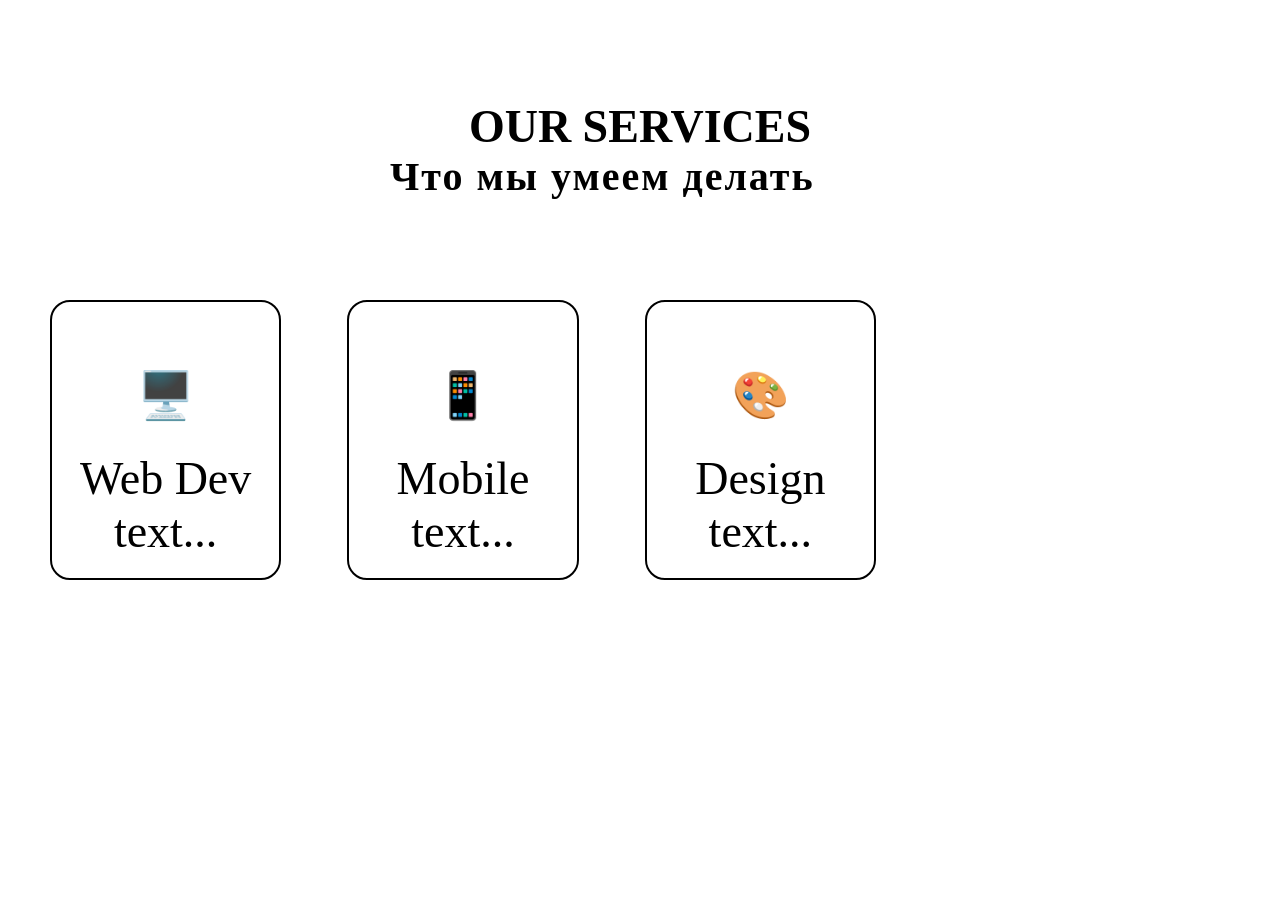
<file: gpt-lesson1/index.html>
<!DOCTYPE html>
<html lang="en">
<head>
    <meta charset="UTF-8">
    <meta name="viewport" content="width=device-width, initial-scale=1.0">
    <title>gpt lesson #1</title>
    <link rel="stylesheet" href="style.css">
</head>
<body>
    <header class="header">
        <div class="container">
            <div class="header__inner">
                <section class="header__title-text"> <!-- как я понимаю это не лучшее название класса-->
                    <h1 class="header__title">OUR SERVICES</h1>
                    <h2 class="header__subtitle">Что мы умеем делать</h2>
                </section>
            </div>
        </div>
    </header>

    <main class="hero">
        <div class="container">
            <div class="hero__inner">
                <section class="hero__cards-skils">
                    <div class="card">
                        <p class="hero__img">🖥️</p>
                        <p class="card__title">Web Dev</p>
                        <p class="card__info">text...</p>
                    </div>
                    <div class="card">
                        <p class="hero__img">📱</p>
                        <p class="card__title">Mobile</p>
                        <p class="card__info">text...</p>
                    </div>
                    <div class="card">
                        <p class="hero__img">🎨</p>
                        <p class="card__title">Design</p>
                        <p class="card__info">text...</p>
                    </div>
                </section>
            </div>
        </div>
    </main>
</body>
</html>
</file>
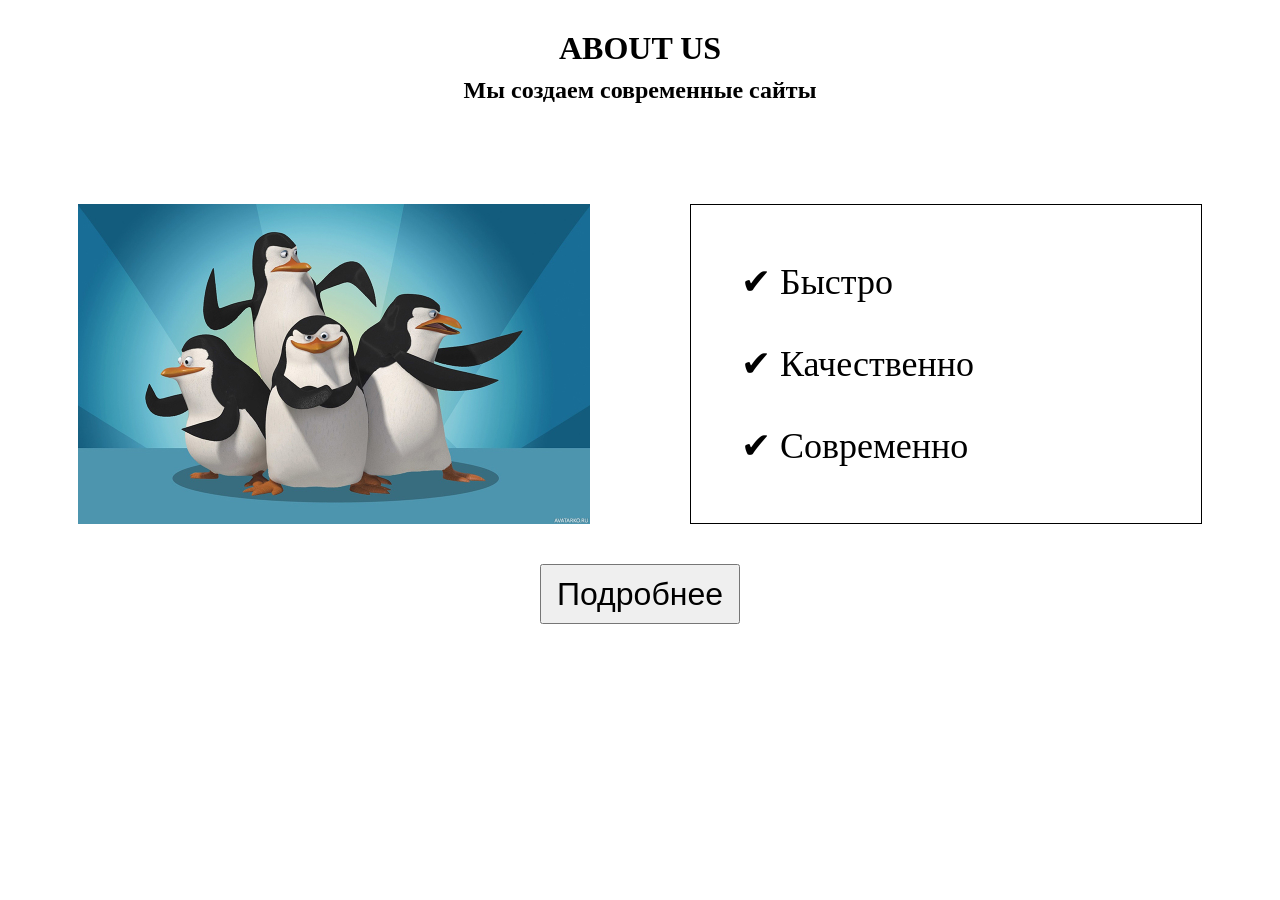
<file: lesson2/index.html>
<!DOCTYPE html>
<html lang="en">
<head>
    <meta charset="UTF-8">
    <meta name="viewport" content="width=device-width, initial-scale=1.0">
    <title>Document</title>
    <link rel="stylesheet" href="style.css">
</head>
<body>
    <header class="header">
        <div class="container">
            <div class="header__inner">
                <div class="header__content">
                    <h1 class="header__title">ABOUT US</h1>
                    <h2 class="header__subtitle">Мы создаем современные сайты</h2>
                </div>
            </div>
        </div>
    </header>
    <main class="main">
        <div class="container">
            <div class="main__inner">
                <div class="main__content">
                        <img src="img.jpg" alt="картинка с пингвинами" width="512" height="320">
                    <section class="about__features">
                        <p class="card__info">✔ Быстро</p>
                        <p class="card__info">✔ Качественно</p>
                        <p class="card__info">✔ Современно</p>
                    </section>
                </div>
            <button class="main__button">Подробнее</button> <!--Не знаю как иначе назвать-->
            </div>
        </div>
    </main>
</body>
<footer class="footer">
    <div class="container">

    </div>
</footer>
</html>
</file>
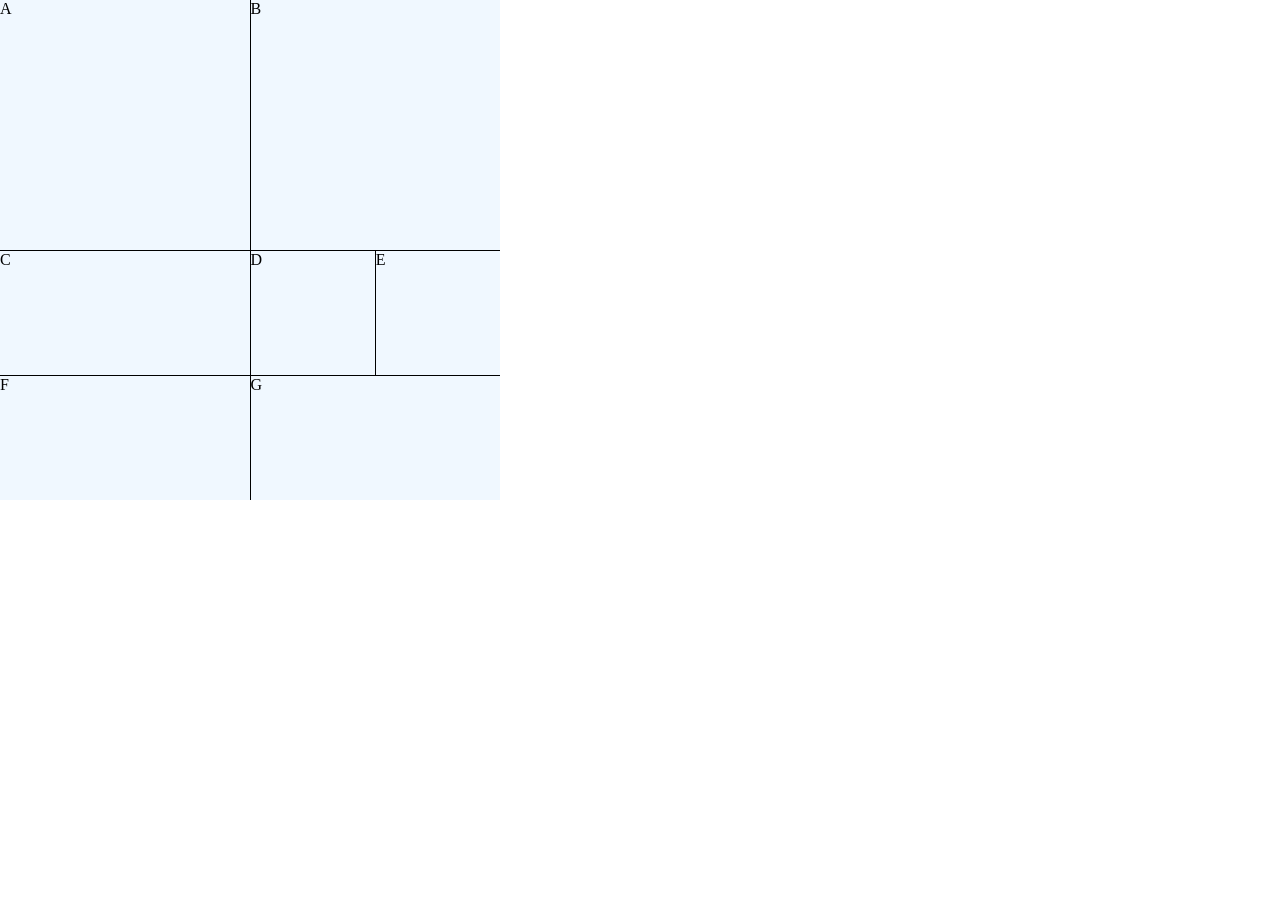
<file: lesson3-grid/index.html>
<!DOCTYPE html>
<html lang="ru">
<head>
    <meta charset="UTF-8">
    <meta name="viewport" content="width=device-width, initial-scale=1.0">
    <title>Less Grid</title>
    <link rel="stylesheet" href="style.css">
</head>
<body>
    <main class="main">
        <div class="main__inner">
            <div class="main__content">
                <p class="grid__a">A</p>
                <p class="grid__b">B</p>
                <p class="grid__c">C</p>
                <p class="grid__d">D</p>
                <p class="grid__e">E</p>
                <p class="grid__f">F</p>
                <p class="grid__g">G</p>
        </div>
    </div>
    </main>
</body>
</html>
</file>
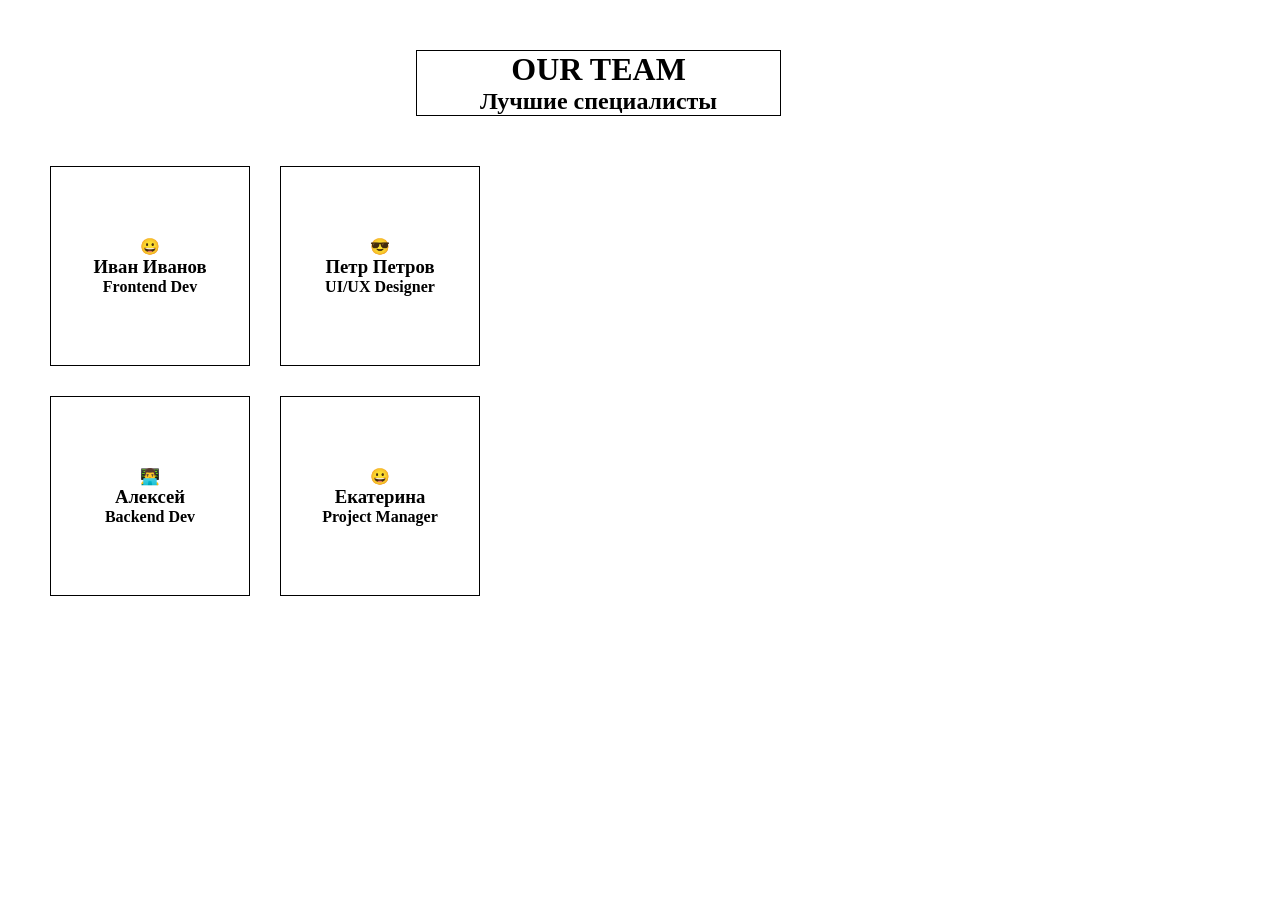
<file: lesson4-grid-flex/index.html>
<!DOCTYPE html>
<html lang="ru">
<head>
    <meta charset="UTF-8">
    <meta name="viewport" content="width=device-width, initial-scale=1.0">
    <title>Less Grid Flex</title>
    <link rel="stylesheet" href="style.css">
</head>
<body>
    <main class="main">
        <div class="container">
            <div class="main__inner">
                <div class="main__content">
                    
                    <div class="main__headline-inner">
                        <div class="headline__content">
                            <h1 class="headline__title">OUR TEAM</h1>
                            <h2 class="headline__subtitle">Лучшие специалисты</h2>
                        </div>
                    </div>
                    
                    <div class="main__cards">
                        <div class="cards__item">
                            <p class="card__emoji">😀</p>
                            <h3 class="card__info-title">Иван Иванов</h3>
                            <h4 class="card__info-subtitle">Frontend Dev</h4>
                        </div>

                        <div class="cards__item">
                            <p class="card__emoji">😎</p>
                            <h3 class="card__info-title">Петр Петров</h3>
                            <h4 class="card__info-subtitle">UI/UX Designer</h4>
                        </div>

                        <div class="cards__item">
                            <p сlass="card__emoji">👨‍💻</p>
                            <h3 class="card__info-title">Алексей</h3>
                            <h4 class="card__info-subtitle">Backend Dev</h4>
                        </div>

                        <div class="cards__item">
                            <p class="card__emoji">😀</p>
                            <h3 class="card__info-title">Екатерина</h3>
                            <h4 class="card__info-subtitle">Project Manager</h4>
                        </div>

                    </div>
                </div>
            </div>
        </div>
    </main>
</body>
</html>
</file>
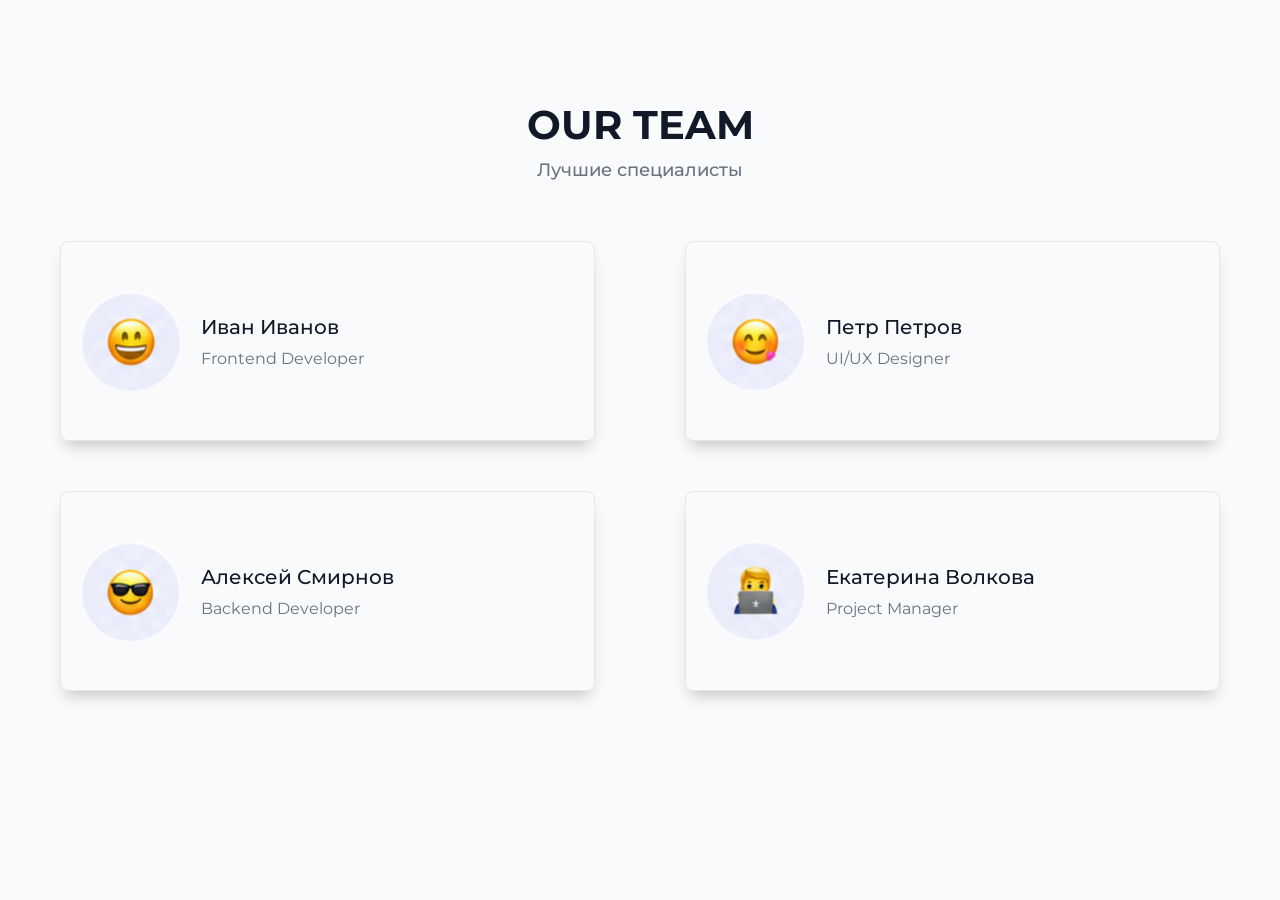
<file: lesson5/index.html>
<!DOCTYPE html>
<html lang="en">

<head>
    <meta charset="UTF-8">
    <meta name="viewport" content="width=device-width, initial-scale=1.0">
    <title>Our site</title>
    <link rel="stylesheet" href="style.css">
</head>

<body>
    <main class="main">
        <section class="team">
            <div class="container">

                <div class="team__headline">
                    <h1 class="headline__title">OUR TEAM</h1>
                    <h3 class="headline__subtitle">Лучшие специалисты</h3>
                </div>

                <div class="team__grid">

                    <div class="grid__item">
                        <img class="item__emoji" src="img/emoji1.png" alt="emoji" width="100" height="100">

                        <div class="item__info">
                            <h3 class="item__title">Иван Иванов</h3>
                            <h4 class="item__subtitle">Frontend Developer</h4>
                        </div>
                    </div>

                    <div class="grid__item">
                        <img class="item__emoji" src="img/emoji2.png" alt="emoji" width="100" height="100">

                        <div class="item__info">
                            <h3 class="item__title">Петр Петров</h3>
                            <h4 class="item__subtitle">UI/UX Designer</h4>
                        </div>
                    </div>

                    <div class="grid__item">
                        <img class="item__emoji" src="img/emoji3.png" alt="emoji" width="100" height="100">

                        <div class="item__info">
                            <h3 class="item__title">Алексей Смирнов</h3>
                            <h4 class="item__subtitle">Backend Developer</h4>
                        </div>
                    </div>

                    <div class="grid__item">
                        <img class="item__emoji" src="img/emoji4.png" alt="emoji" width="100" height="100">

                        <div class="item__info">
                            <h3 class="item__title">Екатерина Волкова</h3>
                            <h4 class="item__subtitle">Project Manager</h4>
                        </div>
                    </div>

                </div>
            </div>
        </section>
    </main>
</body>

</html>
</file>
<file: gpt-lesson1/style.css>
* {
    margin: 0;
    padding: 0;
    box-sizing: border-box;
}

.container {
    max-width: 1500px;
    margin-inline: auto;
    padding-inline: 50px;
}

.header__inner {
    margin-top: 100px;
    display: flex;
    justify-content: center;
}

.header__title-text {
    display: flex;
    flex-direction: column;
    justify-content: flex-end;
    width: 500px;
    gap: 20%;
}

.header__title {
    text-align: center;
    font-size: 46px;
}

.header__subtitle {
    font-size: 40px;
    letter-spacing: 2px;
}

.hero {
}

.hero__inner {
    margin-top: 100px;
    display: flex;
    justify-content: flex-start;
}

.hero__cards-skils {
    width: 70%;
    display: flex;
    justify-content: space-between;
    gap: 5%;
}

.card {
    width: 28%;
    height: 280px;
    border: 2px solid rgb(0, 0, 0);
    border-radius: 20px;
    display: flex;
    flex-direction: column;
    justify-content: flex-end;
    align-items: center;
    padding: 20px;
    font-size: 46px;
}

.card__title {
    text-align: start;
}

.hero__img {
    padding-bottom: 30px;
}
</file>
<file: lesson2/style.css>
* {
    margin: 0;
    padding: 0;
    box-sizing: border-box;
}

.container {
    max-width: 1300px;
    margin-inline: auto;
    padding-inline: 50px;
}

.header {
    margin-top: 30px;
}

.header__inner {
    display: flex;
    justify-content: center;
}

.header__content {
    display: flex;
    flex-direction: column;
    justify-content: center;
    align-items: center;
    gap: 10px;
}

.main {
    margin-top: 100px
}

.main__inner {
    display: flex;
    flex-direction: column;
    align-items: center;
    gap: 40px;
}

.main__content {
    display: flex;
    justify-content: center;
    gap: 100px;
}

.about__features {
    width: 512px;
    height: 320px;
    display: flex;
    flex-direction: column;
    justify-content: center;
    padding: 20px 50px;
    gap: 40px;
    border: 1px solid black;
}

.card__info {
    font-size: 36px;
}

.main__button {
    display: flex;
    justify-content: center;
    align-items: center;
    font-size: 32px;
    width: 200px;
    height: 60px;

}
</file>
<file: lesson3-grid/style.css>
* {
    margin:0;
    padding:0;
    box-sizing: border-box;
}

.main__content {
    background-color: black;
    width: 500px;
    height: 500px;
    display: grid;
    grid-template-columns: repeat(4, minmax(100px, 1fr));
    grid-template-rows: repeat(4, minmax(100px, 1fr));
    grid-template-areas: 
    "a a b b"
    "a a b b"
    "c c d e"
    "f f g g";
    gap: 1px;
}


.grid__a, .grid__b, .grid__c, .grid__d, .grid__e, .grid__f, .grid__g {
    background-color: aliceblue;
}

.grid__a {
    grid-area: a;
}

.grid__b {
    grid-area: b;
}

.grid__c {
    grid-area: c;
}

.grid__d {
    grid-area: d;
}

.grid__e {
    grid-area: e;
}

.grid__f {
    grid-area: f;
}

.grid__g {
    grid-area: g;
}
</file>
<file: lesson4-grid-flex/style.css>
* {
    margin:0;
    padding:0;
    box-sizing: border-box;
}

.container {
    max-width: 1300px;
    margin-inline: auto;
    padding: 50px; 
}

.main__inner {
    display: flex;
    justify-content: flex-start;
}

.main__content {
    display: flex;
    flex-direction: column;
    gap: 50px;
}

.main__headline-inner {
    width: 100vw;
    display: grid;
    grid-template-columns: repeat(7, 1fr);
    
}

.headline__content {
    grid-column-start: 3;
    grid-column-end: 5;
    border: 1px solid black;
    text-align: center;
    min-width: 260px;
}

@media (max-width: 617px) {
    .headline__content {
        grid-column-end: 7;
    }
}

.main__cards {
    display: grid;
    grid-template-columns: repeat(2, 200px);
    grid-template-rows: repeat(2, 200px);
    gap: 30px
}

@media (max-width: 800px) {
    .main__cards {
        display: grid;
        grid-template-columns: repeat(1, 200px);
        grid-auto-rows: 200px;
        gap: 30px;
    }
}

.cards__item {
    border: 1px solid black;
    display: flex;
    flex-direction: column;
    justify-content: center;
    align-items: center;
}
</file>
<file: lesson5/style.css>
* {
    margin: 0;
    padding: 0;
    box-sizing: border-box;
}

@font-face {
    font-family: "Montserrat";
    src: url(fonts/Montserrat-Regular.woff2);
    font-weight: 400;
}

@font-face {
    font-family: "Montserrat";
    src: url(fonts/Montserrat-Medium.woff2);
    font-weight: 500;
}

@font-face {
    font-family: "Montserrat";
    src: url(fonts/Montserrat-Bold.woff2);
    font-weight: 700;
}

body {
    font-family: "Montserrat";
    background-color: #F8FAFC;
}

.container {
    max-width: 1200px;
    margin-inline: auto;
    padding: 20px;
}

.team__headline {
    padding-top: 80px;
    display: flex;
    flex-direction: column;
    justify-content: center;
    align-items: center;
    gap: 10px;
}

.headline__title {
    font-weight: 700;
    font-size: 40px;
    color: #111827
}

.headline__subtitle {
    font-weight: 500;
    font-size: 18px;
    color: #6B7280
}



.team__grid {
    padding-top: 60px;
    display: grid;
    grid-template-columns: repeat(2, minmax(280px, 1fr));
    grid-auto-rows: 200px;
    row-gap: 50px;
    column-gap: 90px;
}

.grid__item {
    padding: 20px;
    display: flex;
    justify-content: flex-start;
    align-items: center;
    column-gap: 20px;
    border: 1px solid #E5E7EB;
    border-radius: 8px;
    box-shadow: 0 10px 15px -5px rgba(0, 0, 0, 0.2);
}

.item__info {
    display: flex;
    flex-direction: column;
    justify-content: center;
    gap: 10px;
}

.item__title {
    color: #111827;
    font-weight: 500;
    font-size: 20px;
    
}

.item__subtitle {
    color: #6B7280;
    font-weight: 400;
    font-size: 16px;
}

@media (768px <= width <= 1023) {
    .team__headline {
        padding-top: 60px;
    }

    .team__grid {
        padding-top: 50px;
        grid-auto-rows: 150px;
    }
}


@media (width <= 767px) {
    .team__headline {
        padding-top: 40px;
    }

    .team__grid {
        padding-top: 40px;
        grid-template-columns: 1fr;
        grid-auto-rows: 120px;
        row-gap: 20px;
        padding-bottom: 40px;
    }
}
</file>
